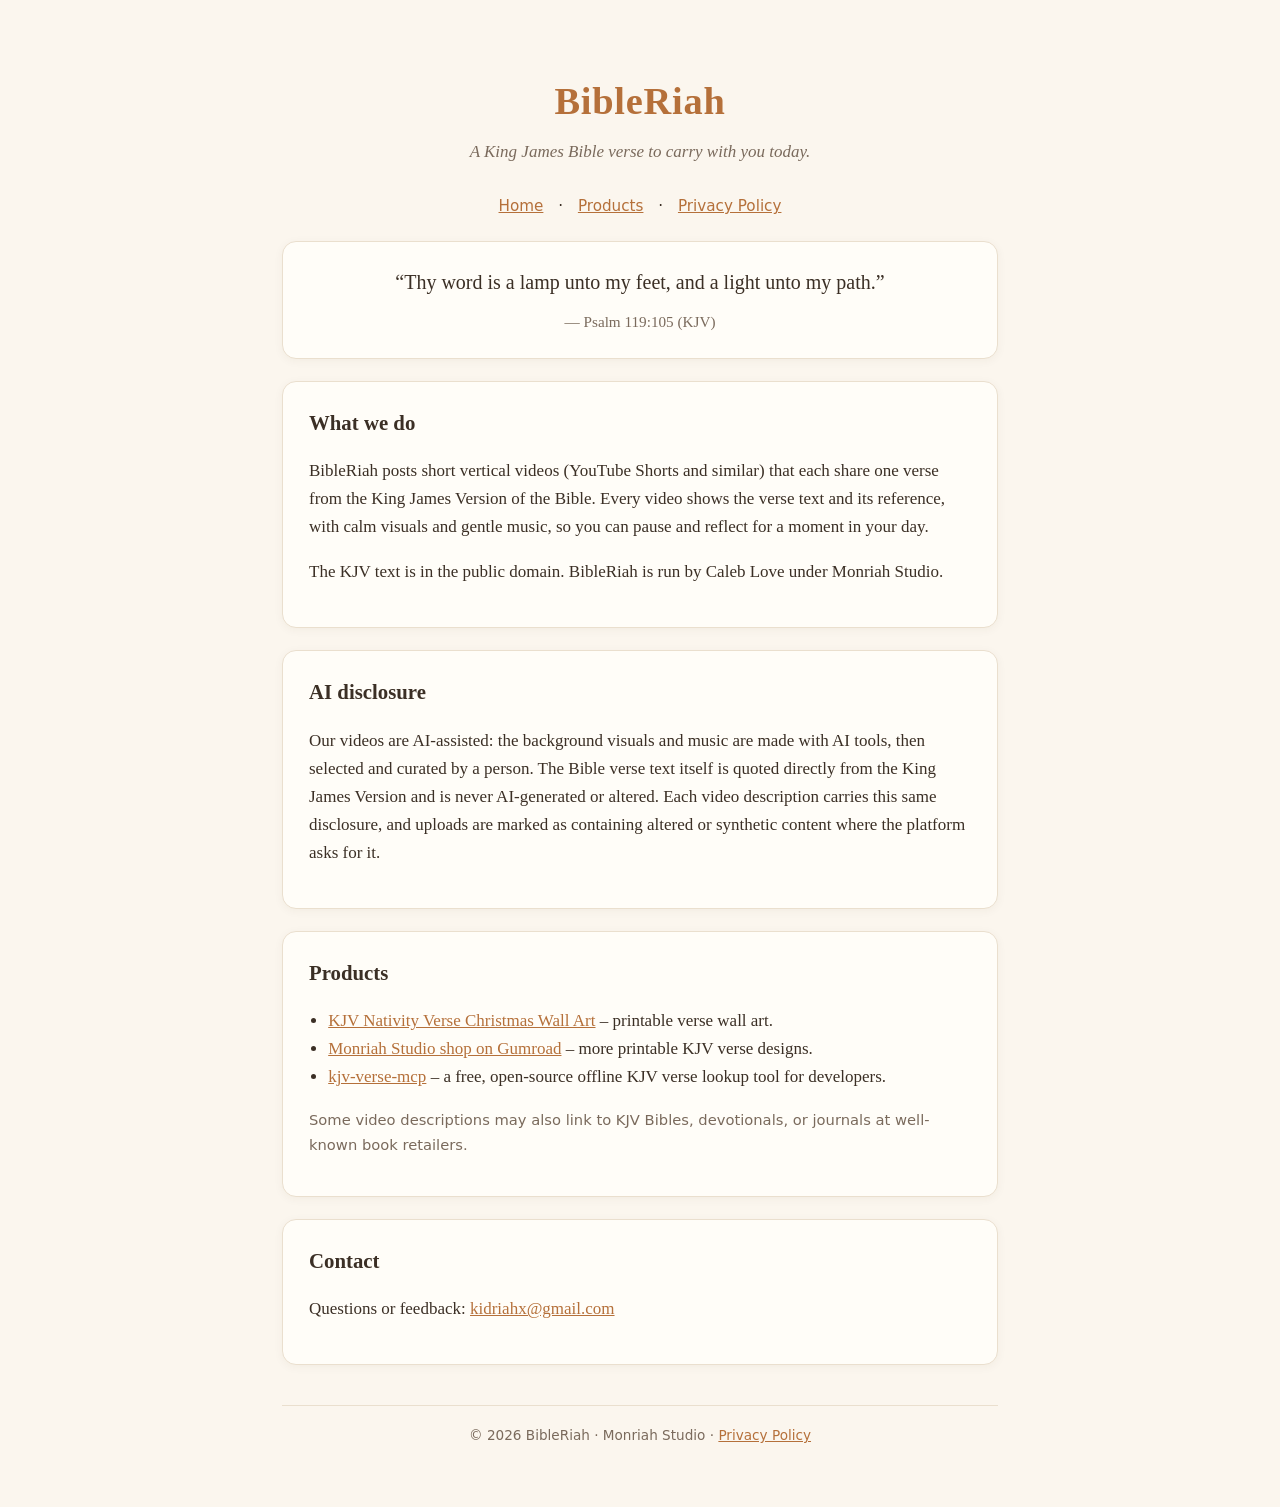
<file: index.html>
<!doctype html>
<html lang="en">
<head>
<meta charset="utf-8">
<meta name="viewport" content="width=device-width,initial-scale=1">
<title>BibleRiah – KJV Bible Verse Shorts</title>
<meta name="description" content="BibleRiah shares short King James Version Bible verse videos, made with AI-assisted visuals and music.">
<link rel="stylesheet" href="style.css">
</head>
<body>
<div class="wrap">
<header>
  <h1 class="logo">BibleRiah</h1>
  <p class="tag">A King James Bible verse to carry with you today.</p>
</header>
<nav><a href="index.html">Home</a> · <a href="#products">Products</a> · <a href="privacy.html">Privacy Policy</a></nav>

<div class="card">
  <blockquote>“Thy word is a lamp unto my feet, and a light unto my path.”
  <cite>— Psalm 119:105 (KJV)</cite></blockquote>
</div>

<div class="card">
  <h2>What we do</h2>
  <p>BibleRiah posts short vertical videos (YouTube Shorts and similar) that each share one verse from the King James Version of the Bible. Every video shows the verse text and its reference, with calm visuals and gentle music, so you can pause and reflect for a moment in your day.</p>
  <p>The KJV text is in the public domain. BibleRiah is run by Caleb Love under Monriah Studio.</p>
</div>

<div class="card">
  <h2>AI disclosure</h2>
  <p>Our videos are AI-assisted: the background visuals and music are made with AI tools, then selected and curated by a person. The Bible verse text itself is quoted directly from the King James Version and is never AI-generated or altered. Each video description carries this same disclosure, and uploads are marked as containing altered or synthetic content where the platform asks for it.</p>
</div>

<div class="card" id="products">
  <h2>Products</h2>
  <ul>
    <li><a href="https://monriahstudio.gumroad.com/l/wxpxid">KJV Nativity Verse Christmas Wall Art</a> – printable verse wall art.</li>
    <li><a href="https://monriahstudio.gumroad.com/">Monriah Studio shop on Gumroad</a> – more printable KJV verse designs.</li>
    <li><a href="https://github.com/monriah-studio/kjv-verse-mcp">kjv-verse-mcp</a> – a free, open-source offline KJV verse lookup tool for developers.</li>
  </ul>
  <p class="note">Some video descriptions may also link to KJV Bibles, devotionals, or journals at well-known book retailers.</p>
</div>

<div class="card">
  <h2>Contact</h2>
  <p>Questions or feedback: <a href="mailto:kidriahx@gmail.com">kidriahx@gmail.com</a></p>
</div>

<footer>© 2026 BibleRiah · Monriah Studio · <a href="privacy.html">Privacy Policy</a></footer>
</div>
</body>
</html>
</file>
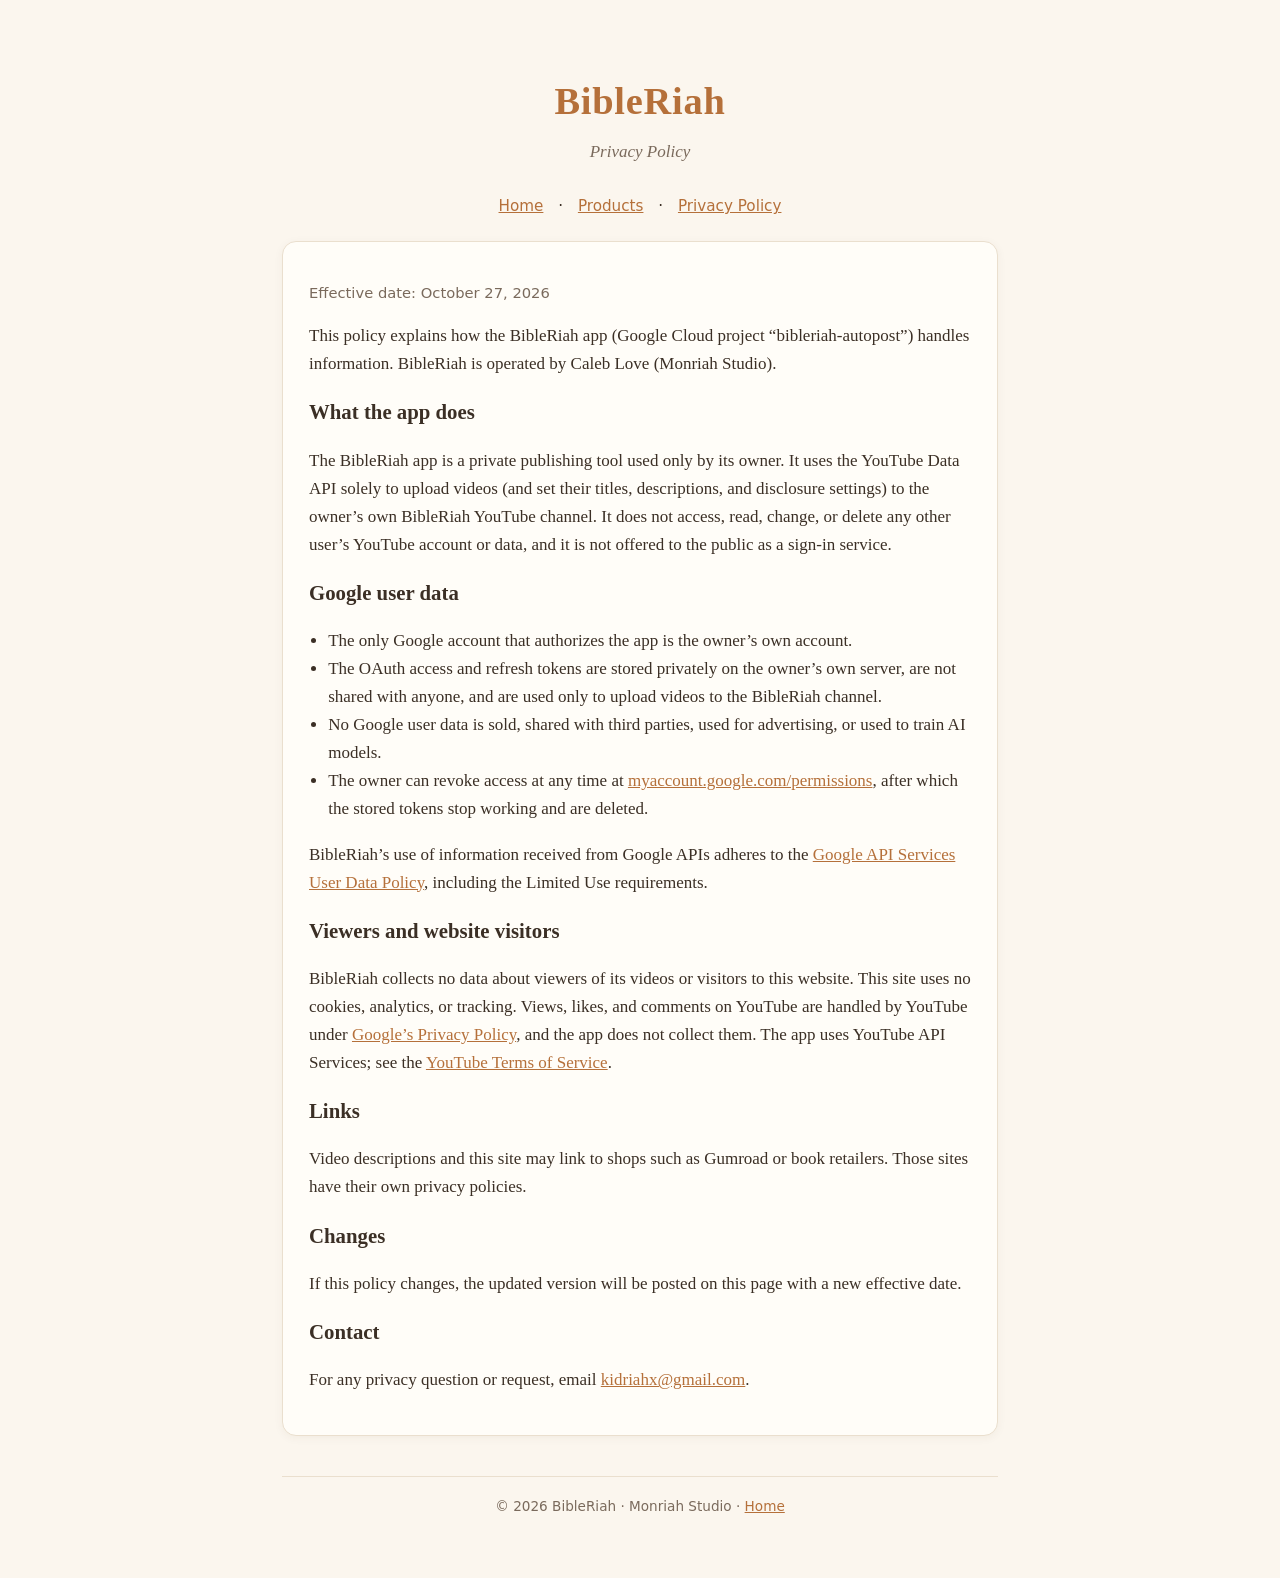
<file: privacy.html>
<!doctype html>
<html lang="en">
<head>
<meta charset="utf-8">
<meta name="viewport" content="width=device-width,initial-scale=1">
<title>Privacy Policy – BibleRiah</title>
<link rel="stylesheet" href="style.css">
</head>
<body>
<div class="wrap">
<header>
  <h1 class="logo">BibleRiah</h1>
  <p class="tag">Privacy Policy</p>
</header>
<nav><a href="index.html">Home</a> · <a href="index.html#products">Products</a> · <a href="privacy.html">Privacy Policy</a></nav>

<div class="card">
  <p class="note">Effective date: October 27, 2026</p>
  <p>This policy explains how the BibleRiah app (Google Cloud project “bibleriah-autopost”) handles information. BibleRiah is operated by Caleb Love (Monriah Studio).</p>

  <h2>What the app does</h2>
  <p>The BibleRiah app is a private publishing tool used only by its owner. It uses the YouTube Data API solely to upload videos (and set their titles, descriptions, and disclosure settings) to the owner’s own BibleRiah YouTube channel. It does not access, read, change, or delete any other user’s YouTube account or data, and it is not offered to the public as a sign-in service.</p>

  <h2>Google user data</h2>
  <ul>
    <li>The only Google account that authorizes the app is the owner’s own account.</li>
    <li>The OAuth access and refresh tokens are stored privately on the owner’s own server, are not shared with anyone, and are used only to upload videos to the BibleRiah channel.</li>
    <li>No Google user data is sold, shared with third parties, used for advertising, or used to train AI models.</li>
    <li>The owner can revoke access at any time at <a href="https://myaccount.google.com/permissions">myaccount.google.com/permissions</a>, after which the stored tokens stop working and are deleted.</li>
  </ul>
  <p>BibleRiah’s use of information received from Google APIs adheres to the <a href="https://developers.google.com/terms/api-services-user-data-policy">Google API Services User Data Policy</a>, including the Limited Use requirements.</p>

  <h2>Viewers and website visitors</h2>
  <p>BibleRiah collects no data about viewers of its videos or visitors to this website. This site uses no cookies, analytics, or tracking. Views, likes, and comments on YouTube are handled by YouTube under <a href="https://policies.google.com/privacy">Google’s Privacy Policy</a>, and the app does not collect them. The app uses YouTube API Services; see the <a href="https://www.youtube.com/t/terms">YouTube Terms of Service</a>.</p>

  <h2>Links</h2>
  <p>Video descriptions and this site may link to shops such as Gumroad or book retailers. Those sites have their own privacy policies.</p>

  <h2>Changes</h2>
  <p>If this policy changes, the updated version will be posted on this page with a new effective date.</p>

  <h2>Contact</h2>
  <p>For any privacy question or request, email <a href="mailto:kidriahx@gmail.com">kidriahx@gmail.com</a>.</p>
</div>

<footer>© 2026 BibleRiah · Monriah Studio · <a href="index.html">Home</a></footer>
</div>
</body>
</html>
</file>
<file: style.css>
:root{--bg:#fbf6ee;--card:#fffdf8;--ink:#3b2f25;--muted:#7a6a5c;--accent:#b5703a;--line:#eadfce}
*{box-sizing:border-box}
body{margin:0;background:var(--bg);color:var(--ink);font:17px/1.65 Georgia,"Times New Roman",serif}
.wrap{max-width:760px;margin:0 auto;padding:40px 22px 60px}
header{text-align:center;padding:30px 0 10px}
.logo{font-size:2.4rem;letter-spacing:.02em;margin:0;color:var(--accent)}
.tag{color:var(--muted);margin:.3rem 0 0;font-style:italic}
nav{text-align:center;margin:18px 0 6px;font-family:system-ui,sans-serif;font-size:.95rem}
nav a{margin:0 10px}
a{color:var(--accent)}
.card{background:var(--card);border:1px solid var(--line);border-radius:14px;padding:24px 26px;margin:22px 0;box-shadow:0 2px 10px rgba(80,50,20,.05)}
blockquote{margin:0;font-size:1.25rem;text-align:center}
blockquote cite{display:block;margin-top:.6rem;font-size:.95rem;color:var(--muted);font-style:normal}
h2{font-size:1.3rem;margin:0 0 .6rem}
ul{padding-left:1.2rem}
.note{font-family:system-ui,sans-serif;font-size:.92rem;color:var(--muted)}
footer{text-align:center;color:var(--muted);font-family:system-ui,sans-serif;font-size:.85rem;margin-top:40px;border-top:1px solid var(--line);padding-top:18px}
</file>
